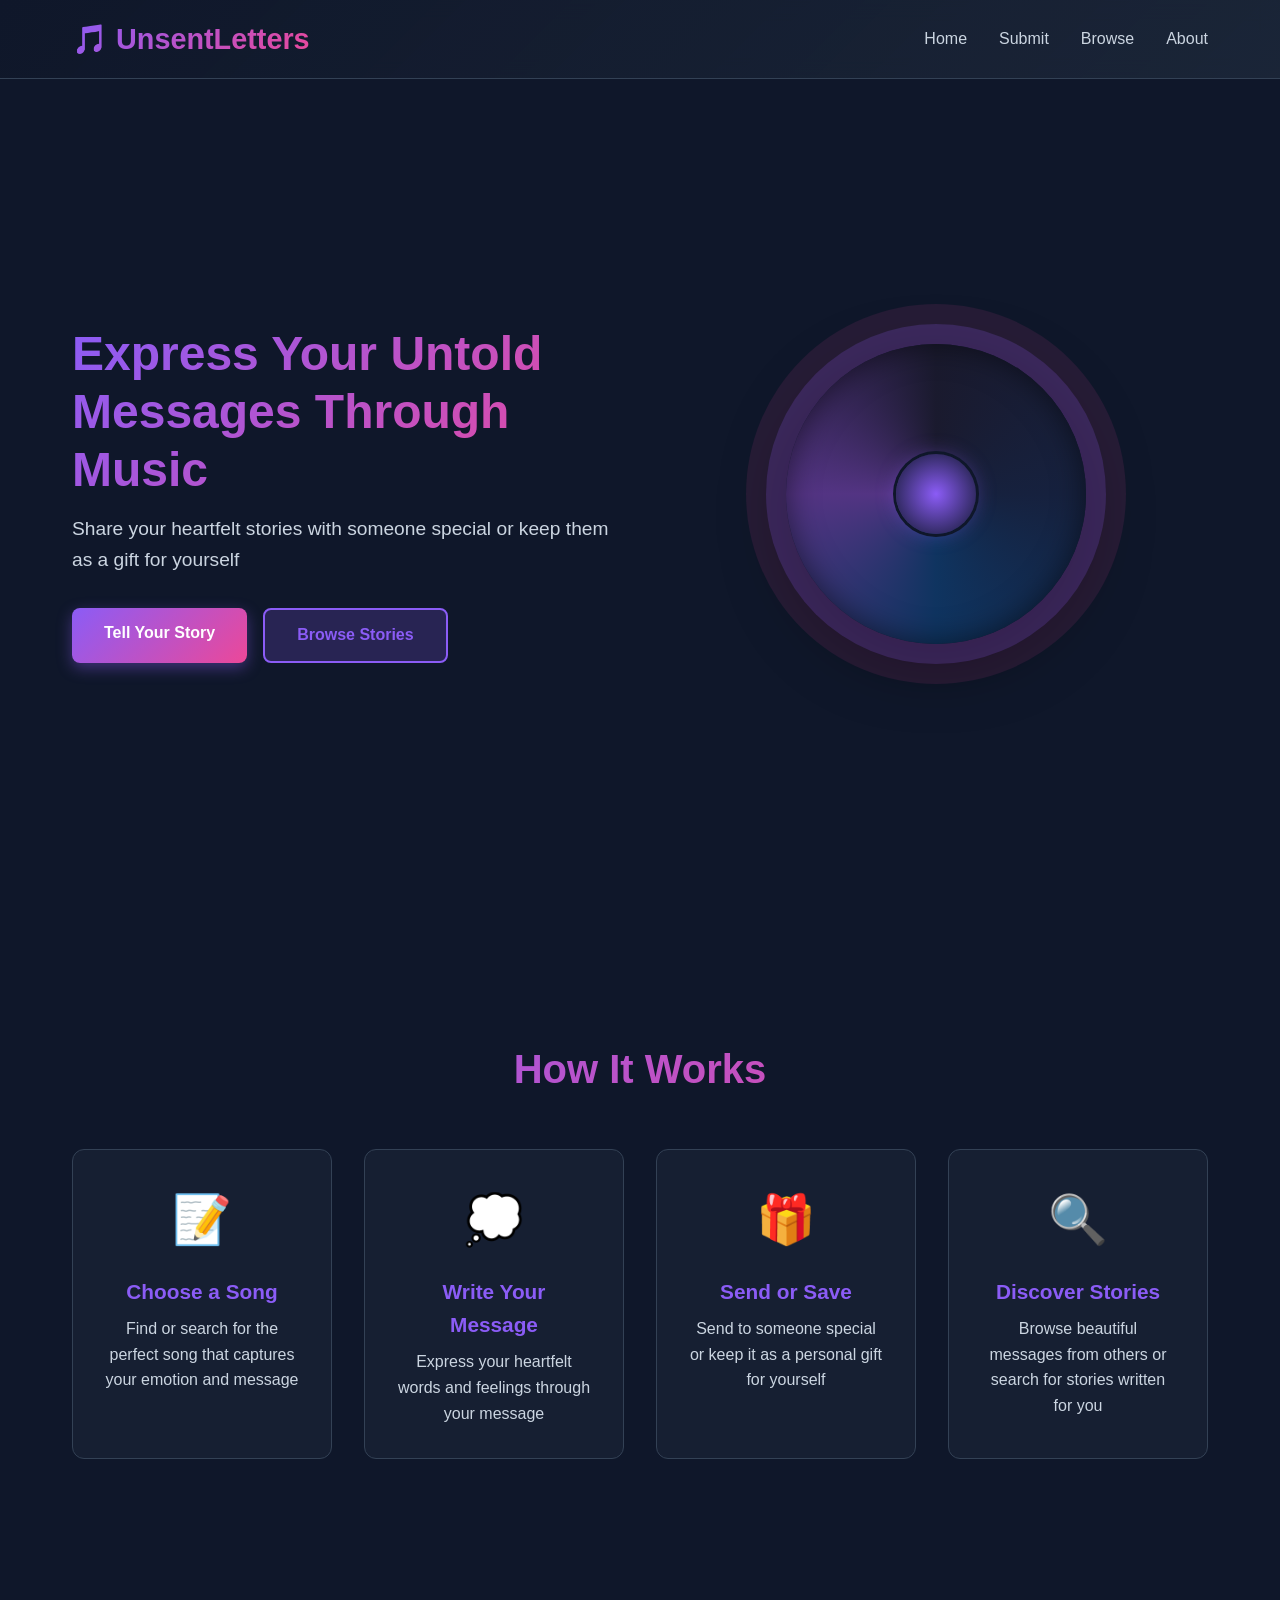
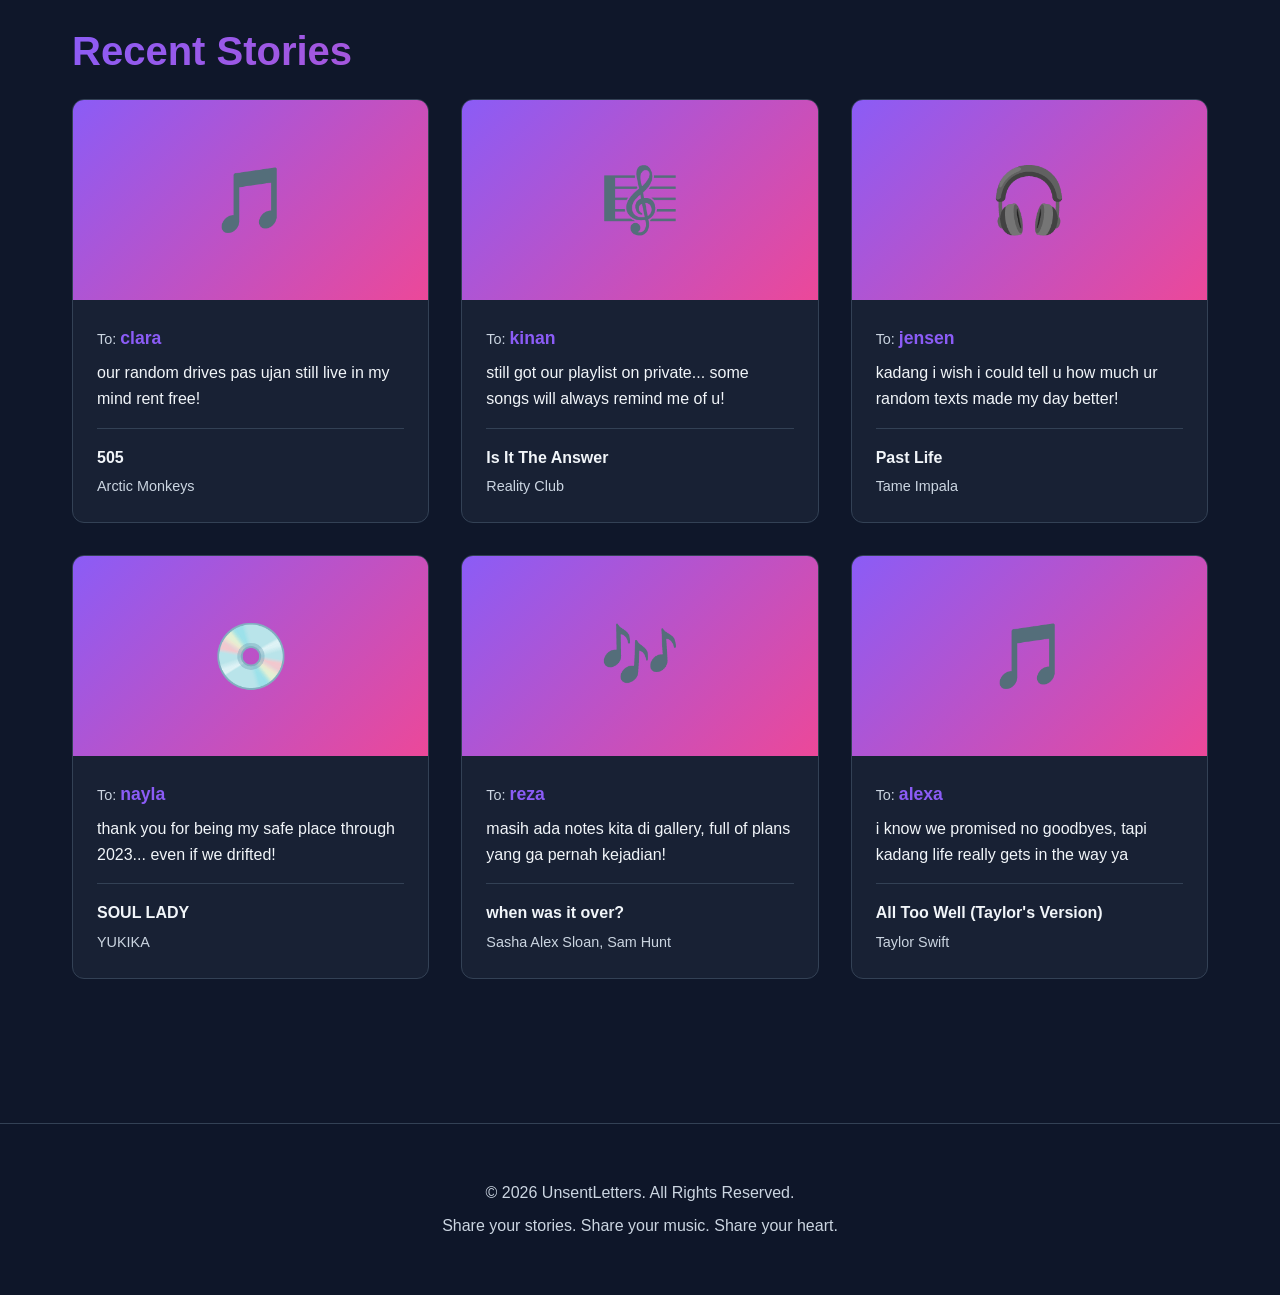
<file: index.html>
<!DOCTYPE html>
<html lang="en">
<head>
    <meta charset="UTF-8">
    <meta name="viewport" content="width=device-width, initial-scale=1.0">
    <title>UnsentLetters - Share Your Stories Through Music</title>
    <link rel="stylesheet" href="styles.css">
</head>
<body>
    <!-- Navigation -->
    <nav class="navbar">
        <div class="nav-container">
            <div class="logo">
                <h1>🎵 UnsentLetters</h1>
            </div>
            <ul class="nav-menu">
                <li><a href="#home" class="nav-link active">Home</a></li>
                <li><a href="submit.html" class="nav-link">Submit</a></li>
                <li><a href="browse.html" class="nav-link">Browse</a></li>
                <li><a href="#about" class="nav-link">About</a></li>
            </ul>
        </div>
    </nav>

    <!-- Hero Section -->
    <section class="hero" id="home">
        <div class="hero-content">
            <h2>Express Your Untold Messages Through Music</h2>
            <p>Share your heartfelt stories with someone special or keep them as a gift for yourself</p>
            <div class="hero-buttons">
                <a href="submit.html" class="btn btn-primary">Tell Your Story</a>
                <a href="browse.html" class="btn btn-secondary">Browse Stories</a>
            </div>
        </div>
        <div class="hero-image">
            <div class="music-player-demo">
                <div class="vinyl"></div>
            </div>
        </div>
    </section>

    <!-- Features Section -->
    <section class="features">
        <h2>How It Works</h2>
        <div class="features-grid">
            <div class="feature-card">
                <div class="feature-icon">📝</div>
                <h3>Choose a Song</h3>
                <p>Find or search for the perfect song that captures your emotion and message</p>
            </div>
            <div class="feature-card">
                <div class="feature-icon">💭</div>
                <h3>Write Your Message</h3>
                <p>Express your heartfelt words and feelings through your message</p>
            </div>
            <div class="feature-card">
                <div class="feature-icon">🎁</div>
                <h3>Send or Save</h3>
                <p>Send to someone special or keep it as a personal gift for yourself</p>
            </div>
            <div class="feature-card">
                <div class="feature-icon">🔍</div>
                <h3>Discover Stories</h3>
                <p>Browse beautiful messages from others or search for stories written for you</p>
            </div>
        </div>
    </section>

    <!-- Recent Messages Section -->
    <section class="recent-messages">
        <h2>Recent Stories</h2>
        <div class="messages-grid" id="recentMessages">
            <!-- Messages will be loaded here via JavaScript -->
        </div>
    </section>

    <!-- Footer -->
    <footer class="footer">
        <div class="footer-content">
            <p>&copy; 2026 UnsentLetters. All Rights Reserved.</p>
            <p>Share your stories. Share your music. Share your heart.</p>
        </div>
    </footer>

    <script src="script.js"></script>
</body>
</html>
</file>
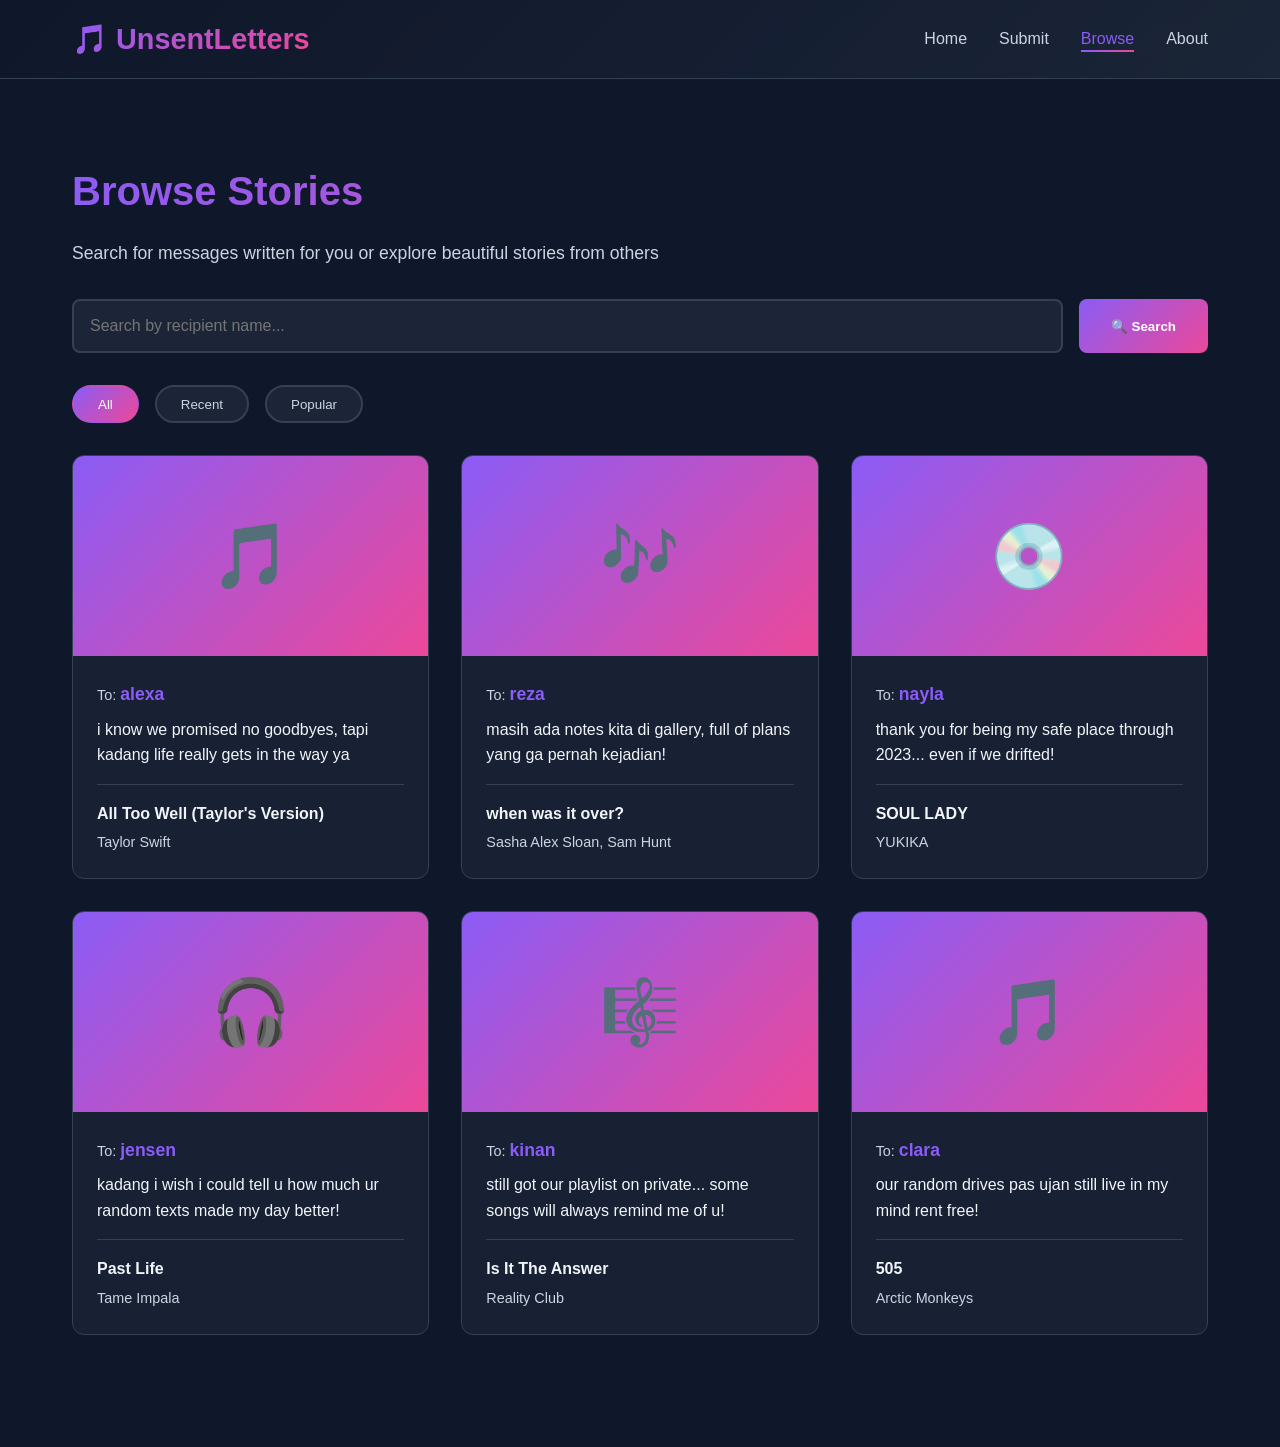
<file: browse.html>
<!DOCTYPE html>
<html lang="en">
<head>
    <meta charset="UTF-8">
    <meta name="viewport" content="width=device-width, initial-scale=1.0">
    <title>Browse Stories - UnsentLetters</title>
    <link rel="stylesheet" href="styles.css">
</head>
<body>
    <!-- Navigation -->
    <nav class="navbar">
        <div class="nav-container">
            <div class="logo">
                <h1>🎵 UnsentLetters</h1>
            </div>
            <ul class="nav-menu">
                <li><a href="index.html" class="nav-link">Home</a></li>
                <li><a href="submit.html" class="nav-link">Submit</a></li>
                <li><a href="browse.html" class="nav-link active">Browse</a></li>
                <li><a href="index.html#about" class="nav-link">About</a></li>
            </ul>
        </div>
    </nav>

    <!-- Browse Section -->
    <section class="browse-section">
        <div class="browse-container">
            <h1>Browse Stories</h1>
            <p class="subtitle">Search for messages written for you or explore beautiful stories from others</p>

            <!-- Search Bar -->
            <div class="search-bar-container">
                <input type="text" id="searchInput" class="search-bar" placeholder="Search by recipient name...">
                <button id="searchBtn" class="search-btn">🔍 Search</button>
            </div>

            <!-- Filter Options -->
            <div class="filter-options">
                <button class="filter-btn active" data-filter="all">All</button>
                <button class="filter-btn" data-filter="recent">Recent</button>
                <button class="filter-btn" data-filter="popular">Popular</button>
            </div>

            <!-- Messages Grid -->
            <div class="messages-grid" id="messagesGrid">
                <!-- Messages will be loaded here -->
            </div>

            <!-- No Results -->
            <div id="noResults" class="no-results" style="display:none;">
                <p>No stories found. Try a different search!</p>
            </div>
        </div>
    </section>

    <!-- Message Detail Modal -->
    <div id="messageModal" class="modal" style="display:none;">
        <div class="modal-content message-detail">
            <span class="close" onclick="closeModal()">&times;</span>
            
            <div class="message-modal-header">
                <div id="detailArtwork" class="detail-artwork"></div>
                <div class="detail-song-info">
                    <h2 id="detailRecipient">To:</h2>
                    <p id="detailSongTitle"></p>
                    <p id="detailArtist"></p>
                    <p id="detailDate"></p>
                </div>
            </div>

            <div class="message-modal-body">
                <p id="detailMessage"></p>
            </div>

            <div class="message-modal-footer">
                <a id="spotifyLink" href="#" target="_blank" class="btn btn-secondary">Listen on Spotify</a>
                <button onclick="shareMessage()" class="btn btn-primary">Share This Story</button>
            </div>
        </div>
    </div>

    <script src="script.js"></script>
</body>
</html>
</file>
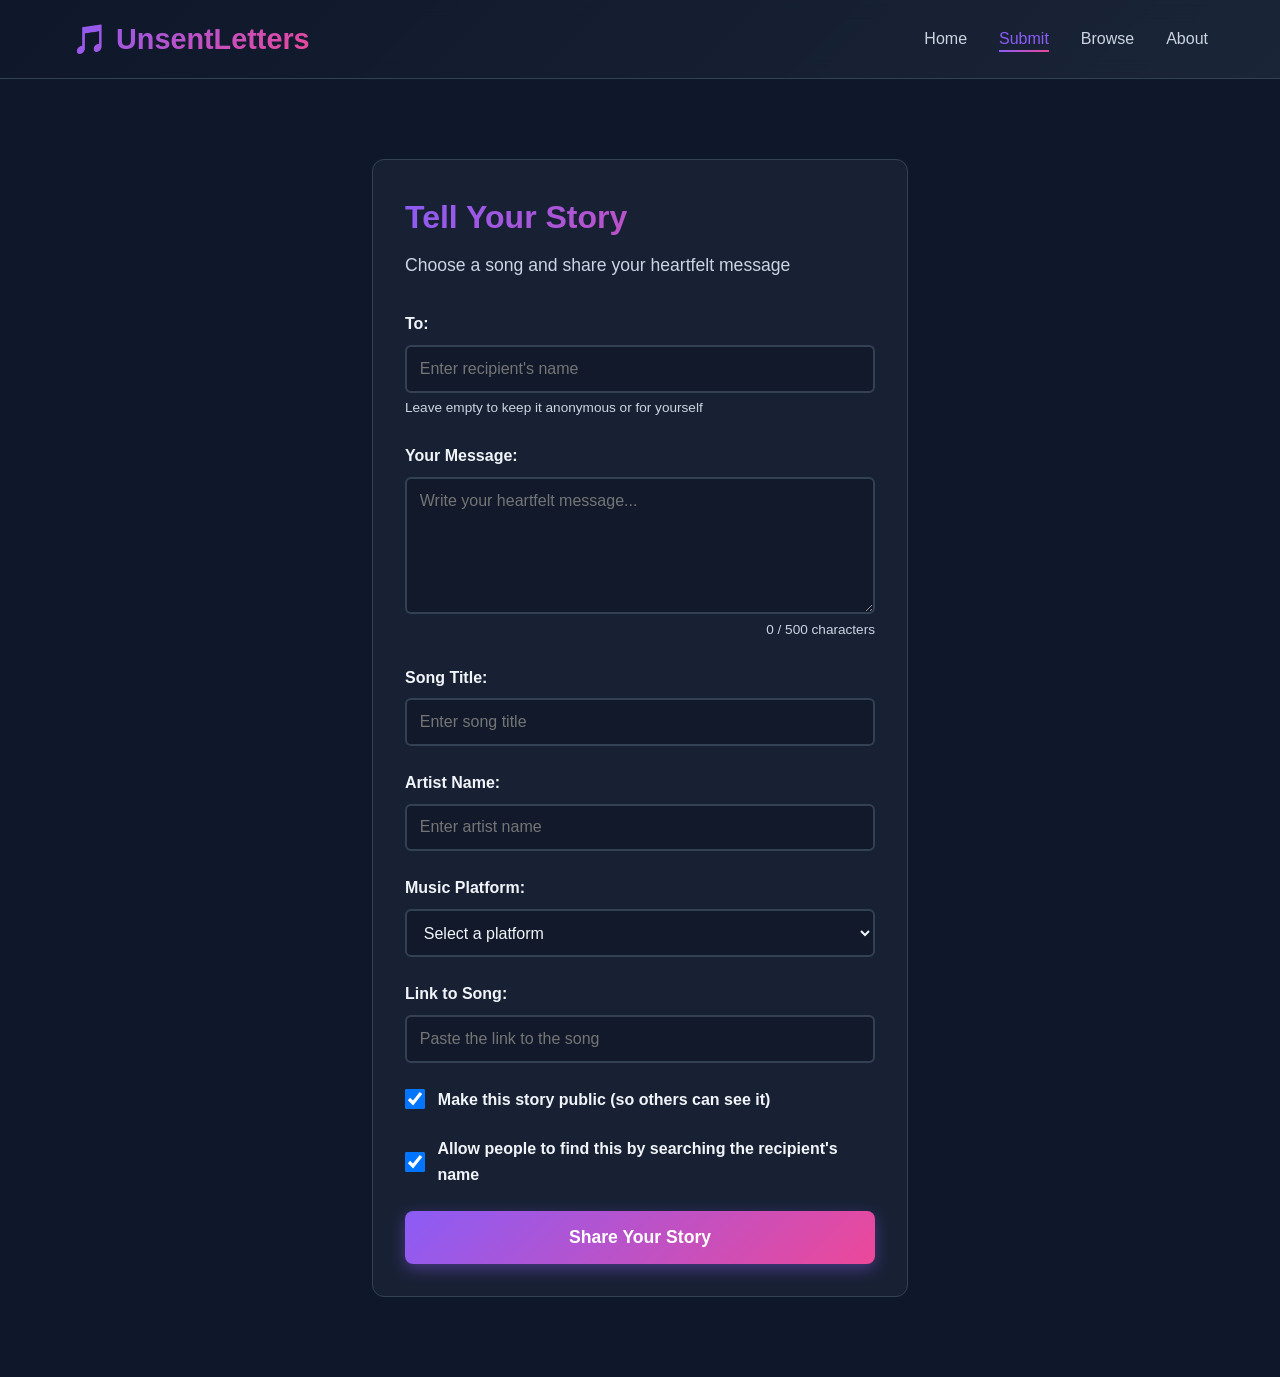
<file: submit.html>
<!DOCTYPE html>
<html lang="en">
<head>
    <meta charset="UTF-8">
    <meta name="viewport" content="width=device-width, initial-scale=1.0">
    <title>Submit Your Story - UnsentLetters</title>
    <link rel="stylesheet" href="styles.css">
</head>
<body>
    <!-- Navigation -->
    <nav class="navbar">
        <div class="nav-container">
            <div class="logo">
                <h1>🎵 UnsentLetters</h1>
            </div>
            <ul class="nav-menu">
                <li><a href="index.html" class="nav-link">Home</a></li>
                <li><a href="submit.html" class="nav-link active">Submit</a></li>
                <li><a href="browse.html" class="nav-link">Browse</a></li>
                <li><a href="index.html#about" class="nav-link">About</a></li>
            </ul>
        </div>
    </nav>

    <!-- Submit Form Section -->
    <section class="submit-section">
        <div class="submit-container">
            <h1>Tell Your Story</h1>
            <p class="subtitle">Choose a song and share your heartfelt message</p>

            <form id="submitForm" class="submit-form">
                <!-- Recipient Info -->
                <div class="form-group">
                    <label for="recipientName">To:</label>
                    <input type="text" id="recipientName" placeholder="Enter recipient's name" required>
                    <small>Leave empty to keep it anonymous or for yourself</small>
                </div>

                <!-- Message -->
                <div class="form-group">
                    <label for="message">Your Message:</label>
                    <textarea id="message" placeholder="Write your heartfelt message..." rows="6" required></textarea>
                    <small id="charCount">0 / 500 characters</small>
                </div>

                <!-- Song Selection -->
                <div class="form-group">
                    <label for="songTitle">Song Title:</label>
                    <input type="text" id="songTitle" placeholder="Enter song title" required>
                </div>

                <div class="form-group">
                    <label for="artistName">Artist Name:</label>
                    <input type="text" id="artistName" placeholder="Enter artist name" required>
                </div>

                <!-- Music Platform -->
                <div class="form-group">
                    <label for="musicPlatform">Music Platform:</label>
                    <select id="musicPlatform" required>
                        <option value="">Select a platform</option>
                        <option value="spotify">Spotify</option>
                        <option value="apple">Apple Music</option>
                        <option value="youtube">YouTube Music</option>
                        <option value="other">Other</option>
                    </select>
                </div>

                <!-- Music URL -->
                <div class="form-group">
                    <label for="musicUrl">Link to Song:</label>
                    <input type="url" id="musicUrl" placeholder="Paste the link to the song" required>
                </div>

                <!-- Privacy -->
                <div class="form-group checkbox-group">
                    <input type="checkbox" id="isPublic" checked>
                    <label for="isPublic">Make this story public (so others can see it)</label>
                </div>

                <div class="form-group checkbox-group">
                    <input type="checkbox" id="searchable" checked>
                    <label for="searchable">Allow people to find this by searching the recipient's name</label>
                </div>

                <!-- Submit Button -->
                <button type="submit" class="btn btn-primary submit-btn">Share Your Story</button>
            </form>

            <!-- Song Preview -->
            <div id="songPreview" class="song-preview" style="display:none;">
                <h3>Preview</h3>
                <div class="preview-card">
                    <div id="previewArtwork" class="preview-artwork"></div>
                    <div class="preview-info">
                        <h4 id="previewTitle"></h4>
                        <p id="previewArtist"></p>
                    </div>
                </div>
            </div>
        </div>
    </section>

    <!-- Success Modal -->
    <div id="successModal" class="modal" style="display:none;">
        <div class="modal-content">
            <div class="success-icon">✓</div>
            <h2>Story Shared Successfully!</h2>
            <p>Your heartfelt message has been shared with the world.</p>
            <p>Share the link below with your friends:</p>
            <div class="share-link">
                <input type="text" id="shareLink" readonly>
                <button onclick="copyToClipboard()">Copy</button>
            </div>
            <a href="index.html" class="btn btn-primary">Back to Home</a>
        </div>
    </div>

    <script src="script.js"></script>
</body>
</html>
</file>
<file: styles.css>
/* ==========================================
   GENERAL STYLES
   ========================================== */

* {
    margin: 0;
    padding: 0;
    box-sizing: border-box;
}

:root {
    --primary-color: #8b5cf6;
    --secondary-color: #ec4899;
    --accent-color: #06b6d4;
    --dark-bg: #0f172a;
    --light-bg: #f8fafc;
    --card-bg: #1e293b;
    --text-primary: #f1f5f9;
    --text-secondary: #cbd5e1;
    --border-color: #334155;
    --shadow: 0 10px 30px rgba(0, 0, 0, 0.3);
    --transition: all 0.3s cubic-bezier(0.4, 0, 0.2, 1);
}

html {
    scroll-behavior: smooth;
}

body {
    font-family: 'Segoe UI', Tahoma, Geneva, Verdana, sans-serif;
    background-color: var(--dark-bg);
    color: var(--text-primary);
    line-height: 1.6;
}

/* ==========================================
   NAVIGATION
   ========================================== */

.navbar {
    background: linear-gradient(135deg, var(--dark-bg) 0%, rgba(30, 41, 59, 0.8) 100%);
    backdrop-filter: blur(10px);
    padding: 1rem 0;
    position: sticky;
    top: 0;
    z-index: 100;
    border-bottom: 1px solid var(--border-color);
}

.nav-container {
    max-width: 1200px;
    margin: 0 auto;
    display: flex;
    justify-content: space-between;
    align-items: center;
    padding: 0 2rem;
}

.logo h1 {
    font-size: 1.8rem;
    background: linear-gradient(135deg, var(--primary-color), var(--secondary-color));
    -webkit-background-clip: text;
    -webkit-text-fill-color: transparent;
    background-clip: text;
    font-weight: 700;
}

.nav-menu {
    display: flex;
    list-style: none;
    gap: 2rem;
}

.nav-link {
    color: var(--text-secondary);
    text-decoration: none;
    font-weight: 500;
    transition: var(--transition);
    position: relative;
}

.nav-link:hover,
.nav-link.active {
    color: var(--primary-color);
}

.nav-link.active::after {
    content: '';
    position: absolute;
    bottom: -5px;
    left: 0;
    width: 100%;
    height: 2px;
    background: linear-gradient(135deg, var(--primary-color), var(--secondary-color));
}

/* ==========================================
   HERO SECTION
   ========================================== */

.hero {
    max-width: 1200px;
    margin: 0 auto;
    padding: 5rem 2rem;
    display: grid;
    grid-template-columns: 1fr 1fr;
    gap: 3rem;
    align-items: center;
    min-height: calc(100vh - 70px);
}

.hero-content h2 {
    font-size: 3rem;
    margin-bottom: 1rem;
    line-height: 1.2;
    background: linear-gradient(135deg, var(--primary-color), var(--secondary-color));
    -webkit-background-clip: text;
    -webkit-text-fill-color: transparent;
    background-clip: text;
}

.hero-content p {
    font-size: 1.2rem;
    color: var(--text-secondary);
    margin-bottom: 2rem;
}

.hero-buttons {
    display: flex;
    gap: 1rem;
    flex-wrap: wrap;
}

/* ==========================================
   BUTTONS
   ========================================== */

.btn {
    padding: 0.8rem 2rem;
    border: none;
    border-radius: 8px;
    font-size: 1rem;
    font-weight: 600;
    cursor: pointer;
    text-decoration: none;
    display: inline-block;
    transition: var(--transition);
    text-align: center;
}

.btn-primary {
    background: linear-gradient(135deg, var(--primary-color), var(--secondary-color));
    color: white;
    box-shadow: 0 5px 15px rgba(139, 92, 246, 0.4);
}

.btn-primary:hover {
    transform: translateY(-2px);
    box-shadow: 0 8px 20px rgba(139, 92, 246, 0.6);
}

.btn-secondary {
    background: rgba(139, 92, 246, 0.2);
    color: var(--primary-color);
    border: 2px solid var(--primary-color);
}

.btn-secondary:hover {
    background: var(--primary-color);
    color: white;
}

/* ==========================================
   HERO IMAGE / VINYL
   ========================================== */

.hero-image {
    display: flex;
    justify-content: center;
    align-items: center;
}

.music-player-demo {
    position: relative;
    width: 300px;
    height: 300px;
}

.vinyl {
    width: 100%;
    height: 100%;
    border-radius: 50%;
    background: conic-gradient(
        from 0deg,
        #1a1a2e,
        #16213e,
        #0f3460,
        #533483,
        #1a1a2e
    );
    box-shadow: 
        0 0 0 20px rgba(139, 92, 246, 0.2),
        0 0 0 40px rgba(236, 72, 153, 0.1),
        0 20px 60px rgba(0, 0, 0, 0.5),
        inset 0 0 30px rgba(0, 0, 0, 0.5);
    animation: spin 3s linear infinite;
}

.vinyl::before {
    content: '';
    position: absolute;
    width: 80px;
    height: 80px;
    background: radial-gradient(circle, #8b5cf6, #0f172a);
    border-radius: 50%;
    top: 50%;
    left: 50%;
    transform: translate(-50%, -50%);
    box-shadow: 0 0 0 3px var(--dark-bg), 0 0 20px rgba(139, 92, 246, 0.4);
}

@keyframes spin {
    from {
        transform: rotate(0deg);
    }
    to {
        transform: rotate(360deg);
    }
}

/* ==========================================
   FEATURES SECTION
   ========================================== */

.features {
    max-width: 1200px;
    margin: 5rem auto;
    padding: 3rem 2rem;
}

.features h2 {
    text-align: center;
    font-size: 2.5rem;
    margin-bottom: 3rem;
    background: linear-gradient(135deg, var(--primary-color), var(--secondary-color));
    -webkit-background-clip: text;
    -webkit-text-fill-color: transparent;
    background-clip: text;
}

.features-grid {
    display: grid;
    grid-template-columns: repeat(auto-fit, minmax(250px, 1fr));
    gap: 2rem;
}

.feature-card {
    background: rgba(30, 41, 59, 0.5);
    border: 1px solid var(--border-color);
    padding: 2rem;
    border-radius: 12px;
    text-align: center;
    transition: var(--transition);
    cursor: pointer;
}

.feature-card:hover {
    background: rgba(30, 41, 59, 0.8);
    border-color: var(--primary-color);
    transform: translateY(-5px);
    box-shadow: 0 10px 30px rgba(139, 92, 246, 0.2);
}

.feature-icon {
    font-size: 3rem;
    margin-bottom: 1rem;
    display: block;
}

.feature-card h3 {
    font-size: 1.3rem;
    margin-bottom: 0.5rem;
    color: var(--primary-color);
}

.feature-card p {
    color: var(--text-secondary);
    line-height: 1.6;
}

/* ==========================================
   MESSAGES GRID & CARDS
   ========================================== */

.recent-messages,
.browse-section {
    max-width: 1200px;
    margin: 3rem auto;
    padding: 2rem;
}

.recent-messages h2,
.browse-section h1 {
    font-size: 2.5rem;
    margin-bottom: 1rem;
    background: linear-gradient(135deg, var(--primary-color), var(--secondary-color));
    -webkit-background-clip: text;
    -webkit-text-fill-color: transparent;
    background-clip: text;
}

.subtitle {
    color: var(--text-secondary);
    margin-bottom: 2rem;
    font-size: 1.1rem;
}

.messages-grid {
    display: grid;
    grid-template-columns: repeat(auto-fill, minmax(300px, 1fr));
    gap: 2rem;
    margin-bottom: 2rem;
}

.message-card {
    background: rgba(30, 41, 59, 0.6);
    border: 1px solid var(--border-color);
    border-radius: 12px;
    overflow: hidden;
    transition: var(--transition);
    cursor: pointer;
    display: flex;
    flex-direction: column;
    height: 100%;
}

.message-card:hover {
    transform: translateY(-8px);
    border-color: var(--primary-color);
    box-shadow: 0 15px 40px rgba(139, 92, 246, 0.3);
    background: rgba(30, 41, 59, 0.9);
}

.message-artwork {
    width: 100%;
    height: 200px;
    background: linear-gradient(135deg, var(--primary-color), var(--secondary-color));
    display: flex;
    align-items: center;
    justify-content: center;
    font-size: 4rem;
    overflow: hidden;
}

.message-artwork img {
    width: 100%;
    height: 100%;
    object-fit: cover;
}

.message-content {
    padding: 1.5rem;
    display: flex;
    flex-direction: column;
    flex-grow: 1;
}

.message-recipient {
    font-size: 0.9rem;
    color: var(--text-secondary);
    margin-bottom: 0.5rem;
}

.message-recipient strong {
    color: var(--primary-color);
    font-size: 1.1rem;
}

.message-text {
    flex-grow: 1;
    color: var(--text-primary);
    margin-bottom: 1rem;
    line-height: 1.6;
    display: -webkit-box;
    -webkit-line-clamp: 3;
    -webkit-box-orient: vertical;
    overflow: hidden;
}

.message-song {
    border-top: 1px solid var(--border-color);
    padding-top: 1rem;
}

.song-title {
    font-weight: 600;
    color: var(--text-primary);
    margin-bottom: 0.3rem;
}

.song-artist {
    color: var(--text-secondary);
    font-size: 0.9rem;
}

/* ==========================================
   SEARCH & FILTER
   ========================================== */

.search-bar-container {
    display: flex;
    gap: 1rem;
    margin-bottom: 2rem;
}

.search-bar {
    flex: 1;
    padding: 1rem;
    background: rgba(30, 41, 59, 0.8);
    border: 2px solid var(--border-color);
    border-radius: 8px;
    color: var(--text-primary);
    font-size: 1rem;
    transition: var(--transition);
}

.search-bar:focus {
    outline: none;
    border-color: var(--primary-color);
    background: rgba(30, 41, 59, 0.95);
}

.search-btn {
    padding: 1rem 2rem;
    background: linear-gradient(135deg, var(--primary-color), var(--secondary-color));
    color: white;
    border: none;
    border-radius: 8px;
    cursor: pointer;
    font-weight: 600;
    transition: var(--transition);
}

.search-btn:hover {
    transform: translateY(-2px);
}

.filter-options {
    display: flex;
    gap: 1rem;
    margin-bottom: 2rem;
}

.filter-btn {
    padding: 0.6rem 1.5rem;
    background: rgba(30, 41, 59, 0.8);
    color: var(--text-secondary);
    border: 2px solid var(--border-color);
    border-radius: 20px;
    cursor: pointer;
    transition: var(--transition);
    font-weight: 500;
}

.filter-btn:hover,
.filter-btn.active {
    background: linear-gradient(135deg, var(--primary-color), var(--secondary-color));
    color: white;
    border-color: transparent;
}

/* ==========================================
   SUBMIT FORM
   ========================================== */

.submit-section {
    max-width: 600px;
    margin: 3rem auto;
    padding: 2rem;
}

.submit-container {
    background: rgba(30, 41, 59, 0.6);
    border: 1px solid var(--border-color);
    border-radius: 12px;
    padding: 2rem;
}

.submit-container h1 {
    font-size: 2rem;
    margin-bottom: 0.5rem;
    background: linear-gradient(135deg, var(--primary-color), var(--secondary-color));
    -webkit-background-clip: text;
    -webkit-text-fill-color: transparent;
    background-clip: text;
}

.submit-form {
    display: flex;
    flex-direction: column;
    gap: 1.5rem;
}

.form-group {
    display: flex;
    flex-direction: column;
}

.form-group label {
    margin-bottom: 0.5rem;
    font-weight: 600;
    color: var(--text-primary);
}

.form-group input,
.form-group textarea,
.form-group select {
    padding: 0.8rem;
    background: rgba(15, 23, 42, 0.8);
    border: 2px solid var(--border-color);
    border-radius: 6px;
    color: var(--text-primary);
    font-size: 1rem;
    transition: var(--transition);
    font-family: inherit;
}

.form-group input:focus,
.form-group textarea:focus,
.form-group select:focus {
    outline: none;
    border-color: var(--primary-color);
    background: rgba(15, 23, 42, 0.95);
}

.form-group small {
    color: var(--text-secondary);
    margin-top: 0.3rem;
    font-size: 0.85rem;
}

#charCount {
    text-align: right;
}

.checkbox-group {
    flex-direction: row;
    align-items: center;
    gap: 0.8rem;
}

.checkbox-group input[type="checkbox"] {
    width: 20px;
    height: 20px;
    cursor: pointer;
}

.checkbox-group label {
    margin: 0;
    cursor: pointer;
}

.submit-btn {
    width: 100%;
    padding: 1rem;
    font-size: 1.1rem;
}

.song-preview {
    margin-top: 2rem;
    padding: 1.5rem;
    background: rgba(139, 92, 246, 0.1);
    border: 2px dashed var(--primary-color);
    border-radius: 8px;
}

.preview-card {
    display: flex;
    gap: 1rem;
    align-items: center;
}

.preview-artwork {
    width: 100px;
    height: 100px;
    background: linear-gradient(135deg, var(--primary-color), var(--secondary-color));
    border-radius: 8px;
}

.preview-info h4 {
    color: var(--text-primary);
    margin-bottom: 0.3rem;
}

.preview-info p {
    color: var(--text-secondary);
    font-size: 0.9rem;
}

/* ==========================================
   MODAL
   ========================================== */

.modal {
    position: fixed;
    z-index: 1000;
    left: 0;
    top: 0;
    width: 100%;
    height: 100%;
    background-color: rgba(0, 0, 0, 0.7);
    backdrop-filter: blur(5px);
    display: flex;
    align-items: center;
    justify-content: center;
}

.modal-content {
    background: rgba(30, 41, 59, 0.95);
    border: 2px solid var(--primary-color);
    border-radius: 15px;
    padding: 2rem;
    max-width: 600px;
    width: 90%;
    max-height: 90vh;
    overflow-y: auto;
    position: relative;
    box-shadow: 0 20px 60px rgba(0, 0, 0, 0.5);
}

.close {
    position: absolute;
    right: 1.5rem;
    top: 1.5rem;
    font-size: 2rem;
    font-weight: bold;
    color: var(--text-secondary);
    cursor: pointer;
    transition: var(--transition);
}

.close:hover {
    color: var(--primary-color);
}

.success-icon {
    font-size: 4rem;
    text-align: center;
    margin-bottom: 1rem;
}

.message-modal-header {
    display: flex;
    gap: 1rem;
    align-items: flex-start;
    margin-bottom: 2rem;
}

.detail-artwork {
    width: 150px;
    height: 150px;
    background: linear-gradient(135deg, var(--primary-color), var(--secondary-color));
    border-radius: 8px;
    flex-shrink: 0;
}

.detail-artwork img {
    width: 100%;
    height: 100%;
    object-fit: cover;
    border-radius: 8px;
}

.detail-song-info h2 {
    font-size: 1.5rem;
    margin-bottom: 0.5rem;
    color: var(--text-primary);
}

.detail-song-info p {
    color: var(--text-secondary);
    margin: 0.3rem 0;
}

.message-modal-body {
    margin-bottom: 2rem;
    padding: 1.5rem;
    background: rgba(139, 92, 246, 0.1);
    border-radius: 8px;
    border-left: 4px solid var(--primary-color);
}

.message-modal-body p {
    line-height: 1.8;
    color: var(--text-primary);
}

.message-modal-footer {
    display: flex;
    gap: 1rem;
    flex-wrap: wrap;
}

.message-modal-footer .btn {
    flex: 1;
    min-width: 150px;
}

.share-link {
    display: flex;
    gap: 0.5rem;
    margin: 1rem 0;
}

.share-link input {
    flex: 1;
    padding: 0.8rem;
    background: rgba(15, 23, 42, 0.8);
    border: 2px solid var(--border-color);
    border-radius: 6px;
    color: var(--text-primary);
}

.share-link button {
    padding: 0.8rem 1.5rem;
    background: var(--primary-color);
    color: white;
    border: none;
    border-radius: 6px;
    cursor: pointer;
    font-weight: 600;
    transition: var(--transition);
}

.share-link button:hover {
    background: var(--secondary-color);
}

/* ==========================================
   NO RESULTS
   ========================================== */

.no-results {
    text-align: center;
    padding: 3rem;
    color: var(--text-secondary);
    font-size: 1.2rem;
}

/* ==========================================
   FOOTER
   ========================================== */

.footer {
    background: rgba(15, 23, 42, 0.9);
    border-top: 1px solid var(--border-color);
    padding: 3rem 2rem;
    margin-top: 5rem;
}

.footer-content {
    max-width: 1200px;
    margin: 0 auto;
    text-align: center;
}

.footer-content p {
    color: var(--text-secondary);
    margin: 0.5rem 0;
}

/* ==========================================
   RESPONSIVE DESIGN
   ========================================== */

@media (max-width: 768px) {
    .hero {
        grid-template-columns: 1fr;
        padding: 3rem 1rem;
        min-height: auto;
    }

    .hero-content h2 {
        font-size: 2rem;
    }

    .music-player-demo {
        width: 200px;
        height: 200px;
    }

    .nav-menu {
        gap: 1rem;
        font-size: 0.9rem;
    }

    .messages-grid {
        grid-template-columns: 1fr;
    }

    .search-bar-container {
        flex-direction: column;
    }

    .submit-form {
        max-width: 100%;
    }

    .filter-options {
        overflow-x: auto;
    }

    .message-modal-header {
        flex-direction: column;
        align-items: center;
    }

    .message-modal-footer {
        flex-direction: column;
    }

    .message-modal-footer .btn {
        width: 100%;
    }
}

@media (max-width: 480px) {
    .nav-container {
        padding: 0 1rem;
    }

    .logo h1 {
        font-size: 1.3rem;
    }

    .nav-menu {
        gap: 0.5rem;
        font-size: 0.8rem;
    }

    .hero-content h2 {
        font-size: 1.5rem;
    }

    .hero-buttons {
        flex-direction: column;
    }

    .btn {
        width: 100%;
    }

    .features-grid {
        grid-template-columns: 1fr;
    }

    .feature-card {
        padding: 1.5rem;
    }
}
</file>
